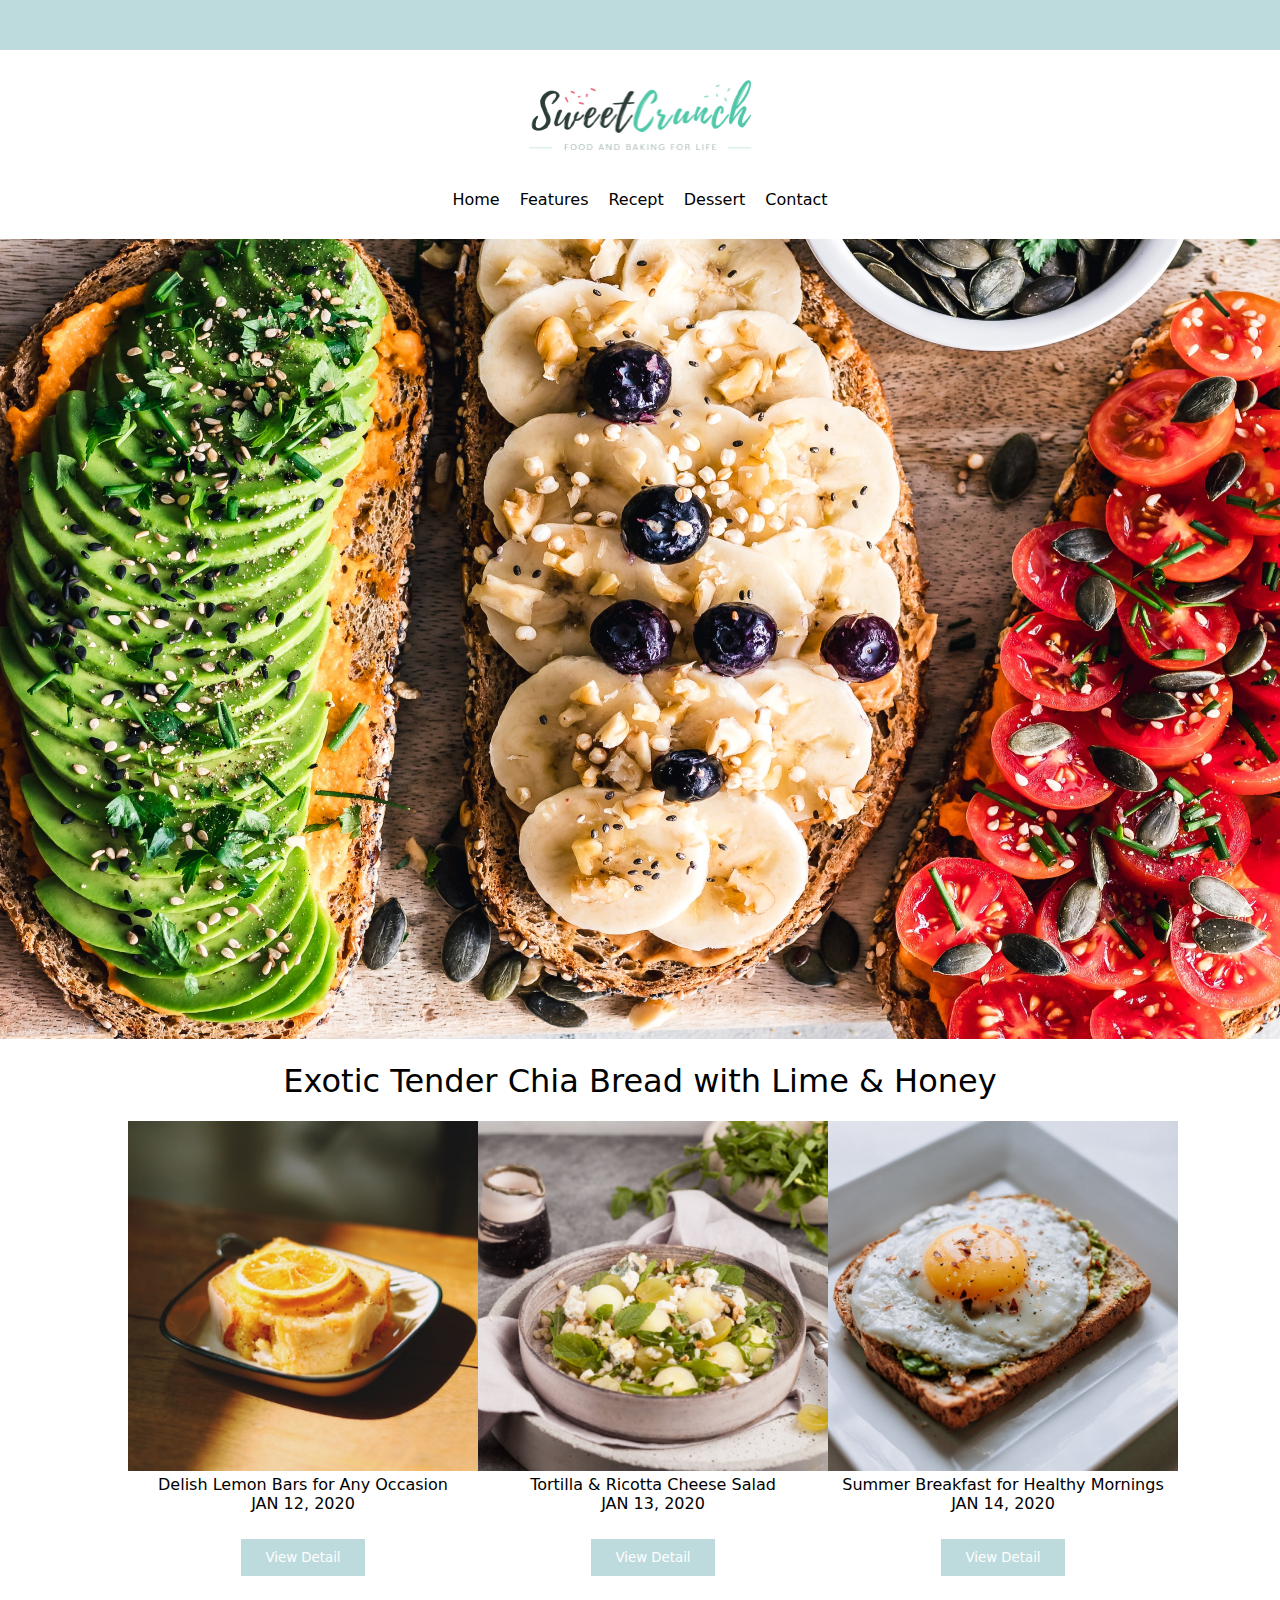
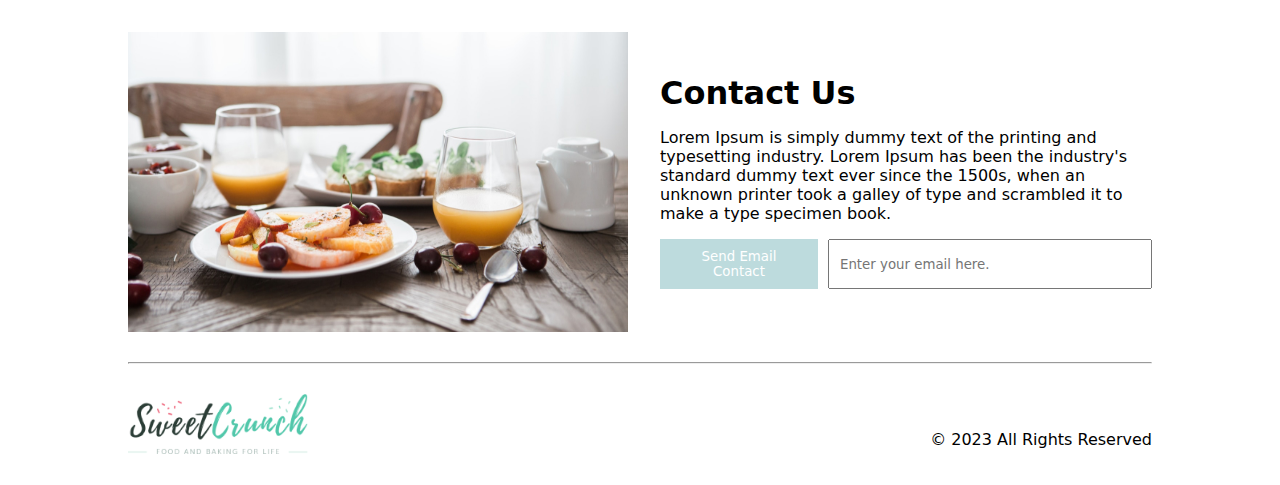
<file: index.html>
<!DOCTYPE html>
<html lang="en">

<head>
    <meta charset="UTF-8">
    <meta name="viewport" content="width=device-width, initial-scale=1.0">
    <title>Fpt</title>
    <link rel="stylesheet" href="main.css">
</head>

<body>
    <div class="headers">

    </div>
    <div class="img">

        <img class="img-e" src="img/image 21.png" alt="">
    </div>
    <div class="container">
        <div class="header">

        </div>
        <div class="header-text">
            <img src="img/Rectangle 1.jpg" alt="">
        </div>


    </div>
    <div class="body">
        <div class="text">
            <p>Exotic Tender Chia Bread with Lime & Honey</p>
        </div>
        <div class="body_img">

        </div>
        <div class="footer">
            <img src="img/Rectangle 21.jpg" alt="">
            <div class="footer-text">
                <p class="contact">Contact Us</p>
                <p class="text-p">Lorem Ipsum is simply dummy text of the printing and typesetting industry. Lorem Ipsum has been the
                    industry's standard dummy text ever since the 1500s, when an unknown printer took a galley of type
                    and scrambled it to make a type specimen book.
                </p>
                <div class="button">
                    <button>Send Email Contact</button>
                    <input type="text" placeholder="Enter your email here...">
                </div>
            </div>
        </div>
        <hr>
        <div class="footer-img">
            <img src="img/image 21.png" alt="">
            <p>© 2023 All Rights Reserved</p>
            
        </div>
        

    </div>
    


    <script src="index.js"></script>
</body>

</html>
</file>
<file: main.css>
* {
    margin: 0;
    padding: 0;
    font-family: system-ui, -apple-system, BlinkMacSystemFont, 'Segoe UI', Roboto, Oxygen, Ubuntu, Cantarell, 'Open Sans', 'Helvetica Neue', sans-serif;
}

.headers {
    background-color: #BDDBDD;
    height: 50px;

}

.img {
    display: flex;
    margin: 30px 0;
}

.img-e {
    margin: auto;
    height: 70px;
    width: 223px;

}

.header-text>img {
    width: 100%;
    height: 800px;
    object-fit: cover;
}

.header {
    display: flex;
    margin: 20px 0;
    align-items: center;
    justify-content: center;
}

.header>ul {
    margin: 10px;
}

.header>ul>li {
    list-style: none;
}

.header>ul>li>a {
    text-decoration: none;
    font-size: 16px;
}

.header>ul>li>a:nth-child(1) {
    color: #AD5727;
}

.header>ul>li>a:nth-child(n+1) {
    color: black;
}

.text>p {
    text-align: center;
    margin: 20px 0;
    font-size: 32px;
    line-height: 37.5px;
}

.body {
    max-width: 80%;
    margin-left: auto;
    margin-right: auto;
}

.body_img>div>button {
    background: #BDDBDD;

}

.body_img {
    display: flex;
    justify-content: space-between;
}

.body_img>div>img {
    height: 350px;
    width: 350px;
    flex-shrink: 0;
}

.body_img>div {
    text-align: center;
}

.body_img>div>button {
    padding: .7rem 1.5rem;
    border: none;
    margin: 26px 0;
    color: white;
}

.footer {
    display: flex;
    margin: 30px 0;
    align-items: center;

}

.footer>img {
    height: 300px;
    width: 500px;

}

.footer-text {
    margin-left: 32px;
}

.footer-img {
    display: flex;
    justify-content: space-between;
    align-items: center;
}

.footer-img>img {
    width: 180px;
    height: 60px;
    margin: 0 0 31px 0;


}


.button {
    display: flex;
}

.button>button {
    padding: 10px 20px;
    background: #BDDBDD;
    border: none;
    color: white;
}

.button>input {
    display: flex;
    width: 150px;
    padding: 10px 160px 10px 10px;
    align-items: flex-start;
    margin-left: 10px;
}

.contact {
    font-size: 32px;
    font-weight: 700;
}

.text-p {
    margin: 16px 0;
    font-size: 16px;
    font-weight: 400;
}

hr {
    margin: 30px 0;
}
</file>
